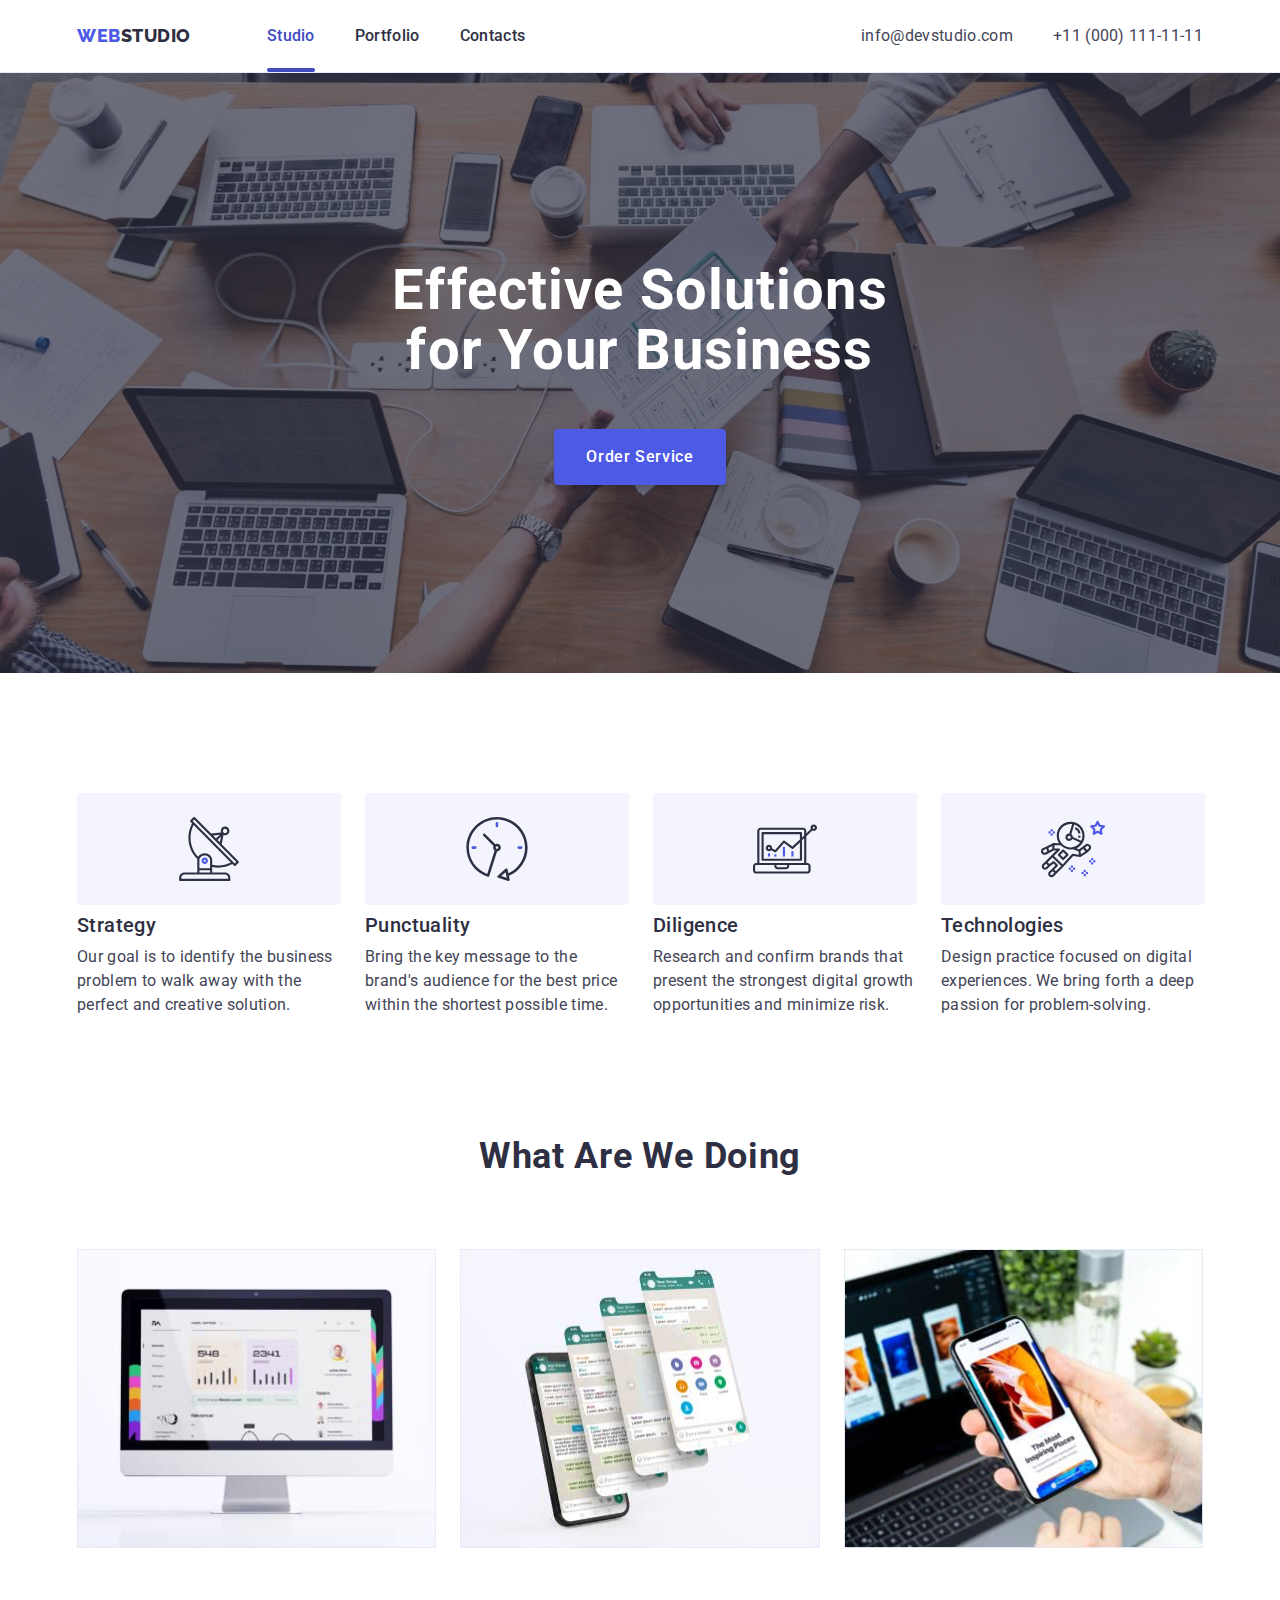
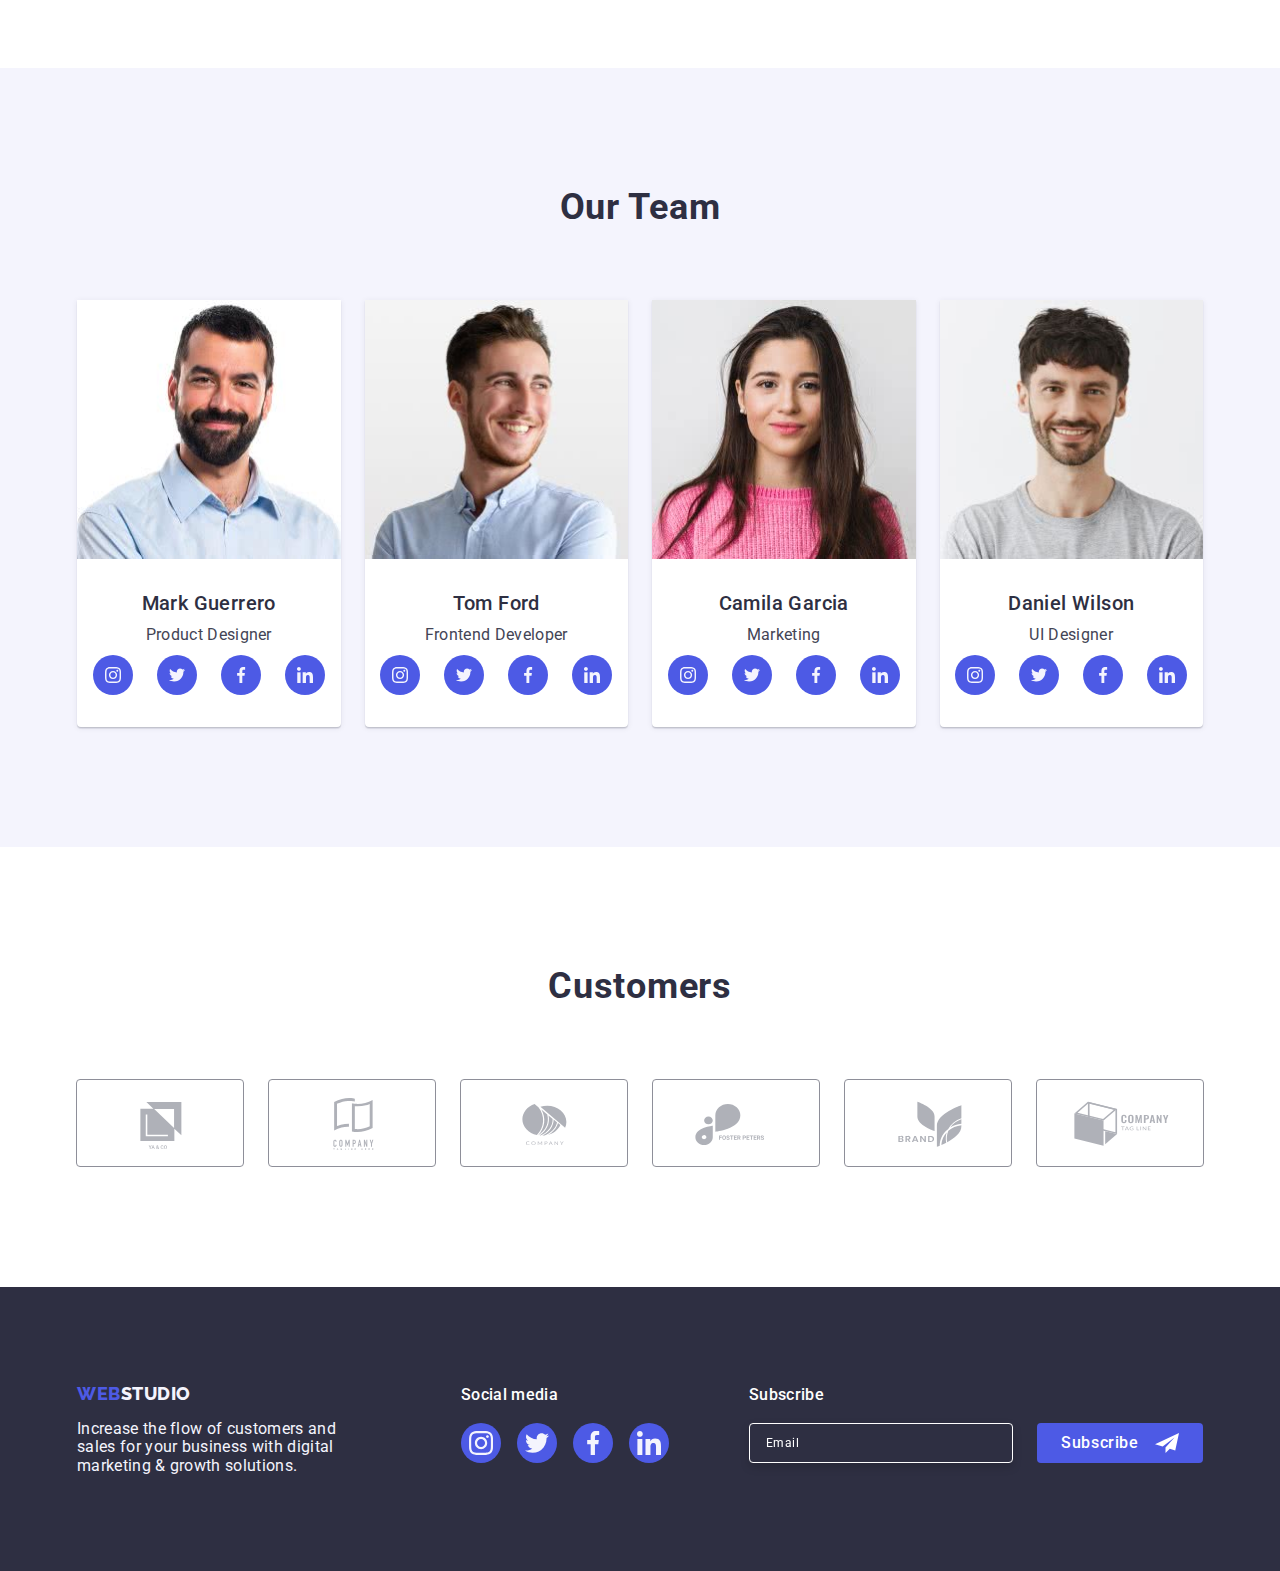
<file: index.html>
<!DOCTYPE html>
<html lang="en">
  <head>
    <meta charset="UTF-8" />
    <meta http-equiv="X-UA-Compatible" content="IE=edge" />
    <meta name="viewport" content="width=device-width, initial-scale=1.0" />
    <title>WebStudio</title>
    <!--===== fonts =====-->
    <link rel="preconnect" href="https://fonts.googleapis.com" />
    <link rel="preconnect" href="https://fonts.gstatic.com" crossorigin />
    <link
      href="https://fonts.googleapis.com/css2?family=Raleway:wght@800&family=Roboto:wght@400;500;700;900&display=swap"
      rel="stylesheet"
    />
    <link
      rel="stylesheet"
      href="https://cdn.jsdelivr.net/npm/modern-normalize@1.1.0/modern-normalize.min.css"
    />

    <link rel="stylesheet" href="./css/styles.css" />
  </head>
  <body>
    <header class="header">
      <!--===== logo and navigation =====-->
      <div class="container page-header-container">
        <nav class="page-nav">
          <a class="link logo" href="./index.html"
            >Web<span class="dark-logo">Studio</span></a
          >
          <ul class="list menu">
            <li class="menu-item">
              <a class="link menu-link studio-after-effect" href="./index.html"
                >Studio</a
              >
            </li>
            <li class="menu-item">
              <a class="link menu-link" href="./portfolio.html">Portfolio</a>
            </li>
            <li class="menu-item">
              <a class="link menu-link" href="">Contacts</a>
            </li>
          </ul>
        </nav>
        <button class="menu-open-btn" type="button" data-menu-open>
          <svg class="menu-open-icon" width="32" height="22">
            <use href="./images/icon.svg#menu-burger"></use>
          </svg>
        </button>
        <address class="address">
          <ul class="list address-list">
            <li class="address-item">
              <a class="link contact-address" href="mailto:info@devstudio.com"
                >info@devstudio.com</a
              >
            </li>
            <li class="address-item">
              <a
                class="link contact-address tel-address"
                href="tel:+110001111111"
                >+11 (000) 111-11-11</a
              >
            </li>
          </ul>
        </address>
      </div>
      <div class="mobile-menu" data-menu>
        <div class="container mobile-menu-container">
          <button class="mobile-menu-close-btn" type="button" data-menu-close>
            <svg class="mobile-menu-close-icon" width="8" height="8">
              <use href="./images/icon.svg#modal-close-btn"></use>
            </svg>
          </button>
          <ul class="list mobile-menu-list">
            <li class="mobile-menu-item">
              <a
                class="link mobile-menu-link studio-after-effect"
                href="./index.html"
                >Studio</a
              >
            </li>
            <li class="mobile-menu-item">
              <a class="link mobile-menu-link" href="./portfolio.html"
                >Portfolio</a
              >
            </li>
            <li class="mobile-menu-item">
              <a class="link mobile-menu-link" href="">Contacts</a>
            </li>
          </ul>
          <address class="mobile-address">
            <ul class="list mobile-address-list">
              <li class="address-item">
                <a
                  class="link mobile-contact-address mobile-tel-address"
                  href="tel:+110001111111"
                  >+11 (000) 111-11-11</a
                >
              </li>
              <li class="mobile-address-item">
                <a
                  class="link mobile-contact-address"
                  href="mailto:info@devstudio.com"
                  >info@devstudio.com</a
                >
              </li>
            </ul>
          </address>
          <ul class="mobile-social-list list">
            <li class="mobile-social-item">
              <a href="" class="mobile-social-link">
                <svg class="mobile-social-icon" width="24" height="24">
                  <use href="./images/icon.svg#instagram"></use>
                </svg>
              </a>
            </li>
            <li class="mobile-social-item">
              <a href="" class="mobile-social-link">
                <svg class="mobile-social-icon" width="24" height="24">
                  <use href="./images/icon.svg#twitter"></use>
                </svg>
              </a>
            </li>
            <li class="mobile-social-item">
              <a href="" class="mobile-social-link">
                <svg class="mobile-social-icon" width="24" height="24">
                  <use href="./images/icon.svg#facebook"></use>
                </svg>
              </a>
            </li>
            <li class="mobile-social-item">
              <a href="" class="mobile-social-link">
                <svg class="mobile-social-icon" width="24" height="24">
                  <use href="./images/icon.svg#linkedin"></use>
                </svg>
              </a>
            </li>
          </ul>
        </div>
      </div>
    </header>
    <main class="main-page">
      <!--===== hero page =====-->
      <section class="hero">
        <div class="container">
          <h1 class="hero-title">Effective Solutions for Your Business</h1>
          <button class="main-btn" type="button" data-modal-open>
            Order Service
          </button>
        </div>
      </section>
      <!--===== about company =====-->
      <section class="about section">
        <div class="container">
          <h2 class="company" hidden>company</h2>
          <ul class="list about-cmp-list">
            <li class="about-cmp-item">
              <div class="benefits-container">
                <svg class="benefits-list-item" width="64" height="64">
                  <use href="./images/icon.svg#antenna"></use>
                </svg>
              </div>
              <h3 class="about-cmp-title">Strategy</h3>
              <p class="about-cmp-text">
                Our goal is to identify the business <br class="break-par" />
                problem to walk away with the perfect and creative solution.
              </p>
            </li>
            <li class="about-cmp-item">
              <div class="benefits-container">
                <svg class="benefits-list-item" width="64" height="64">
                  <use href="./images/icon.svg#clock"></use>
                </svg>
              </div>
              <h3 class="about-cmp-title">Punctuality</h3>
              <p class="about-cmp-text">
                Bring the key message to the brand's audience for the best price
                within the shortest possible time.
              </p>
            </li>
            <li class="about-cmp-item">
              <div class="benefits-container">
                <svg class="benefits-list-item" width="64" height="64">
                  <use href="./images/icon.svg#diagram"></use>
                </svg>
              </div>
              <h3 class="about-cmp-title">Diligence</h3>
              <p class="about-cmp-text">
                Research and confirm brands that present the strongest digital
                growth opportunities and minimize risk.
              </p>
            </li>
            <li class="about-cmp-item">
              <div class="benefits-container">
                <svg class="benefits-list-item" width="64" height="64">
                  <use href="./images/icon.svg#astronaut"></use>
                </svg>
              </div>
              <h3 class="about-cmp-title">Technologies</h3>
              <p class="about-cmp-text">
                Design practice focused on digital experiences. We bring forth a
                deep passion for <br class="break-par" />
                problem-solving.
              </p>
            </li>
          </ul>
        </div>
      </section>
      <!--===== what are we doing =====-->
      <section class="tehnologies section">
        <div class="container">
          <h2 class="primary-title">What are we doing</h2>
          <ul class="list tehnologies-list">
            <li class="tehnologies-item">
              <img
                class="tehnologies-img"
                srcset="
                  ./images/gadgets/gadget-1_desk@1x.jpg 1x,
                  ./images/gadgets/gadget-1_desk@2x.jpg 2x
                "
                src="./images/gadgets/gadget-1_desk@1x.jpg"
                alt="our tehnologies"
                width="360"
                height="300"
                loading="lazy"
              />
            </li>
            <li class="tehnologies-item">
              <img
                class="tehnologies-img"
                srcset="
                  ./images/gadgets/gadget-2_desk@1x.jpg 1x,
                  ./images/gadgets/gadget-2_desk@2x.jpg 2x
                "
                src="./images/gadgets/gadget-2_desk@1x.jpg"
                alt="our tehnologies"
                width="360"
                height="300"
                loading="lazy"
              />
            </li>
            <li class="tehnologies-item">
              <img
                class="tehnologies-img"
                srcset="
                  ./images/gadgets/gadget-3_desk@1x.jpg 1x,
                  ./images/gadgets/gadget-3_desk@2x.jpg 2x
                "
                src="./images/gadgets/gadget-3_desk@1x.jpg"
                alt="our tehnologies"
                width="360"
                height="300"
                loading="lazy"
              />
            </li>
          </ul>
        </div>
      </section>
      <!--===== team =====-->
      <section class="team">
        <div class="container">
          <h2 class="primary-title">Our Team</h2>
          <ul class="list team-list">
            <li class="employee-item">
              <img
                class="employee-img"
                srcset="
                  ./images/employees/mark-guerrero@1x.jpg 1x,
                  ./images/employees/mark-guerrero@2x.jpg 2x
                "
                src="./images/employees/mark-guerrero@1x.jpg"
                alt="employee"
                width="264"
                height="260"
                loading="lazy"
              />
              <div class="text-perm">
                <h3 class="employee-title">Mark Guerrero</h3>
                <p class="employee-profession">Product Designer</p>
                <ul class="social-list list">
                  <li class="social-list-item">
                    <a href="" class="social-list-link">
                      <svg class="social-list-icon" width="16" height="16">
                        <use href="./images/icon.svg#instagram"></use>
                      </svg>
                    </a>
                  </li>
                  <li class="social-list-item">
                    <a href="" class="social-list-link">
                      <svg class="social-list-icon" width="16" height="16">
                        <use href="./images/icon.svg#twitter"></use>
                      </svg>
                    </a>
                  </li>
                  <li class="social-list-item">
                    <a href="" class="social-list-link">
                      <svg class="social-list-icon" width="16" height="16">
                        <use href="./images/icon.svg#facebook"></use>
                      </svg>
                    </a>
                  </li>
                  <li class="social-list-item">
                    <a href="" class="social-list-link">
                      <svg class="social-list-icon" width="16" height="16">
                        <use href="./images/icon.svg#linkedin"></use>
                      </svg>
                    </a>
                  </li>
                </ul>
              </div>
            </li>
            <li class="employee-item">
              <img
                class="employee-img"
                srcset="
                  ./images/employees/tom-ford@1x.jpg 1x,
                  ./images/employees/tom-ford@2x.jpg 2x
                "
                src="./images/employees/tom-ford@1x.jpg"
                alt="employee"
                width="264"
                height="260"
                loading="lazy"
              />
              <div class="text-perm">
                <h3 class="employee-title">Tom Ford</h3>
                <p class="employee-profession">Frontend Developer</p>
                <ul class="social-list list">
                  <li class="social-list-item">
                    <a href="" class="social-list-link">
                      <svg class="social-list-icon" width="16" height="16">
                        <use href="./images/icon.svg#instagram"></use>
                      </svg>
                    </a>
                  </li>
                  <li class="social-list-item">
                    <a href="" class="social-list-link">
                      <svg class="social-list-icon" width="16" height="16">
                        <use href="./images/icon.svg#twitter"></use>
                      </svg>
                    </a>
                  </li>
                  <li class="social-list-item">
                    <a href="" class="social-list-link">
                      <svg class="social-list-icon" width="16" height="16">
                        <use href="./images/icon.svg#facebook"></use>
                      </svg>
                    </a>
                  </li>
                  <li class="social-list-item">
                    <a href="" class="social-list-link">
                      <svg class="social-list-icon" width="16" height="16">
                        <use href="./images/icon.svg#linkedin"></use>
                      </svg>
                    </a>
                  </li>
                </ul>
              </div>
            </li>
            <li class="employee-item">
              <img
                class="employee-img"
                srcset="
                  ./images/employees/camila-garcia@1x.jpg 1x,
                  ./images/employees/camila-garcia@2x.jpg 2x
                "
                src="./images/employees/camila-garcia@1x.jpg"
                alt="employee"
                width="264"
                height="260"
                loading="lazy"
              />
              <div class="text-perm">
                <h3 class="employee-title">Camila Garcia</h3>
                <p class="employee-profession">Marketing</p>
                <ul class="social-list list">
                  <li class="social-list-item">
                    <a href="" class="social-list-link">
                      <svg class="social-list-icon" width="16" height="16">
                        <use href="./images/icon.svg#instagram"></use>
                      </svg>
                    </a>
                  </li>
                  <li class="social-list-item">
                    <a href="" class="social-list-link">
                      <svg class="social-list-icon" width="16" height="16">
                        <use href="./images/icon.svg#twitter"></use>
                      </svg>
                    </a>
                  </li>
                  <li class="social-list-item">
                    <a href="" class="social-list-link">
                      <svg class="social-list-icon" width="16" height="16">
                        <use href="./images/icon.svg#facebook"></use>
                      </svg>
                    </a>
                  </li>
                  <li class="social-list-item">
                    <a href="" class="social-list-link">
                      <svg class="social-list-icon" width="16" height="16">
                        <use href="./images/icon.svg#linkedin"></use>
                      </svg>
                    </a>
                  </li>
                </ul>
              </div>
            </li>
            <li class="employee-item">
              <img
                class="employee-img"
                srcset="
                  ./images/employees/daniel-wilson@1x.jpg 1x,
                  ./images/employees/daniel-wilson@2x.jpg 2x
                "
                src="./images/employees/daniel-wilson@1x.jpg"
                alt="employee"
                width="264"
                height="260"
                loading="lazy"
              />
              <div class="text-perm">
                <h3 class="employee-title">Daniel Wilson</h3>
                <p class="employee-profession">UI Designer</p>
                <ul class="social-list list">
                  <li class="social-list-item">
                    <a href="" class="social-list-link">
                      <svg class="social-list-icon" width="16" height="16">
                        <use href="./images/icon.svg#instagram"></use>
                      </svg>
                    </a>
                  </li>
                  <li class="social-list-item">
                    <a href="" class="social-list-link">
                      <svg class="social-list-icon" width="16" height="16">
                        <use href="./images/icon.svg#twitter"></use>
                      </svg>
                    </a>
                  </li>
                  <li class="social-list-item">
                    <a href="" class="social-list-link">
                      <svg class="social-list-icon" width="16" height="16">
                        <use href="./images/icon.svg#facebook"></use>
                      </svg>
                    </a>
                  </li>
                  <li class="social-list-item">
                    <a href="" class="social-list-link">
                      <svg class="social-list-icon" width="16" height="16">
                        <use href="./images/icon.svg#linkedin"></use>
                      </svg>
                    </a>
                  </li>
                </ul>
              </div>
            </li>
          </ul>
        </div>
      </section>
      <!-- customers -->
      <section class="customers">
        <div class="container">
          <h2 class="primary-title">Customers</h2>
          <ul class="cmp-logo-list list">
            <li class="cmp-logo-item">
              <a href="" class="cmp-logo-link">
                <svg class="cmp-logo-icon" width="104" height="56">
                  <use href="./images/icon.svg#cmp-logo-1"></use>
                </svg>
              </a>
            </li>
            <li class="cmp-logo-item">
              <a href="" class="cmp-logo-link">
                <svg class="cmp-logo-icon" width="104" height="56">
                  <use href="./images/icon.svg#cmp-logo-2"></use>
                </svg>
              </a>
            </li>
            <li class="cmp-logo-item">
              <a href="" class="cmp-logo-link">
                <svg class="cmp-logo-icon" width="104" height="56">
                  <use href="./images/icon.svg#cmp-logo-3"></use>
                </svg>
              </a>
            </li>
            <li class="cmp-logo-item">
              <a href="" class="cmp-logo-link">
                <svg class="cmp-logo-icon" width="104" height="56">
                  <use href="./images/icon.svg#cmp-logo-4"></use>
                </svg>
              </a>
            </li>
            <li class="cmp-logo-item">
              <a href="" class="cmp-logo-link">
                <svg class="cmp-logo-icon" width="104" height="56">
                  <use href="./images/icon.svg#cmp-logo-5"></use>
                </svg>
              </a>
            </li>
            <li class="cmp-logo-item">
              <a href="" class="cmp-logo-link">
                <svg class="cmp-logo-icon" width="104" height="56">
                  <use href="./images/icon.svg#cmp-logo-6"></use>
                </svg>
              </a>
            </li>
          </ul>
        </div>
      </section>
    </main>
    <!--===== footer =====-->
    <footer class="page-footer">
      <div class="container footer-container">
        <div class="footer-logo-wrapper">
          <a class="link logo footer-logo" href="./index.html"
            >Web<span class="light-logo">Studio</span></a
          >
          <p class="footer-text">
            Increase the flow of customers and sales for your business with
            digital marketing & growth solutions.
          </p>
        </div>
        <div class="footer-link-wrapper">
          <p class="footer-social-par">Social media</p>
          <ul class="footer-social-list list">
            <li class="footer-social-item">
              <a href="" class="footer-social-link">
                <svg class="footer-social-icon" width="24" height="24">
                  <use href="./images/icon.svg#instagram"></use>
                </svg>
              </a>
            </li>
            <li class="footer-social-item">
              <a href="" class="footer-social-link">
                <svg class="footer-social-icon" width="24" height="24">
                  <use href="./images/icon.svg#twitter"></use>
                </svg>
              </a>
            </li>
            <li class="footer-social-item">
              <a href="" class="footer-social-link">
                <svg class="footer-social-icon" width="24" height="24">
                  <use href="./images/icon.svg#facebook"></use>
                </svg>
              </a>
            </li>
            <li class="footer-social-item">
              <a href="" class="footer-social-link">
                <svg class="footer-social-icon" width="24" height="24">
                  <use href="./images/icon.svg#linkedin"></use>
                </svg>
              </a>
            </li>
          </ul>
        </div>
        <div class="footer-form-wrapper">
          <strong class="footer-form-text">Subscribe</strong>
          <form class="footer-form">
            <input
              class="footer-form-input"
              type="email"
              name="footer_email"
              placeholder="Email"
              required
            />
            <button class="footer-form-btn" type="submit">
              Subscribe
              <svg class="footer-plane-btn-icon" width="24px" height="24px">
                <use href="./images/icon.svg#plane"></use>
              </svg>
            </button>
          </form>
        </div>
      </div>
    </footer>
    <!-- MODAL -->
    <div class="backdrop is-hidden" data-modal>
      <div class="modal">
        <button type="button" class="modal-close-btn" data-modal-close>
          <svg class="modal-close-btn-icon" width="8px" height="8px">
            <use href="./images/icon.svg#modal-close-btn"></use>
          </svg>
        </button>
        <!-- MODAL-FORM -->
        <strong class="modal-text"
          >Leave your contacts and we will call you back</strong
        >
        <form class="modal-form" name="contact-form">
          <label class="modal-form-field" for="user_text">Name</label>
          <div class="modal-form-input-wrapper">
            <input
              type="text"
              class="modal-form-input"
              name="user_text"
              id="user_text"
              required
              minlength="2"
            />
            <svg class="modal-form-input-icon" width="18px" height="24px">
              <use href="./images/icon.svg#person-black"></use>
            </svg>
          </div>
          <label class="modal-form-field" for="user_phone">Phone</label>
          <div class="modal-form-input-wrapper">
            <input
              type="tel"
              class="modal-form-input"
              name="user_phone"
              id="user_phone"
              required
              title="xxx-xxx-xx-xx"
            />
            <svg class="modal-form-input-icon" width="18px" height="24px">
              <use href="./images/icon.svg#phone-black"></use>
            </svg>
          </div>
          <label class="modal-form-field" for="user_email">Email</label>
          <div class="modal-form-input-wrapper">
            <input
              type="email"
              class="modal-form-input"
              name="user_email"
              id="user_email"
              required
            />
            <svg class="modal-form-input-icon" width="18px" height="24px">
              <use href="./images/icon.svg#email-black"></use>
            </svg>
          </div>
          <label class="modal-form-field-message">
            <span class="modal-form-field">Comment</span>
            <textarea
              class="modal-form-message"
              name="user_message"
              placeholder="Text input"
            ></textarea>
          </label>
          <input
            type="checkbox"
            class="modal-form-input-check"
            name="user_policy"
            id="user-policy"
            hidden
          />
          <label for="user-policy" class="modal-form-check-desc"
            >I accept the terms and conditions of the&nbsp;
            <a class="modal-form-link" href="">Privacy Policy</a></label
          >
          <button class="modal-form-btn" type="submit">Send</button>
        </form>
      </div>
    </div>
    <script src="./js/modal.js"></script>
    <script defer src="js/mobile-menu.js"></script>
  </body>
</html>
</file>
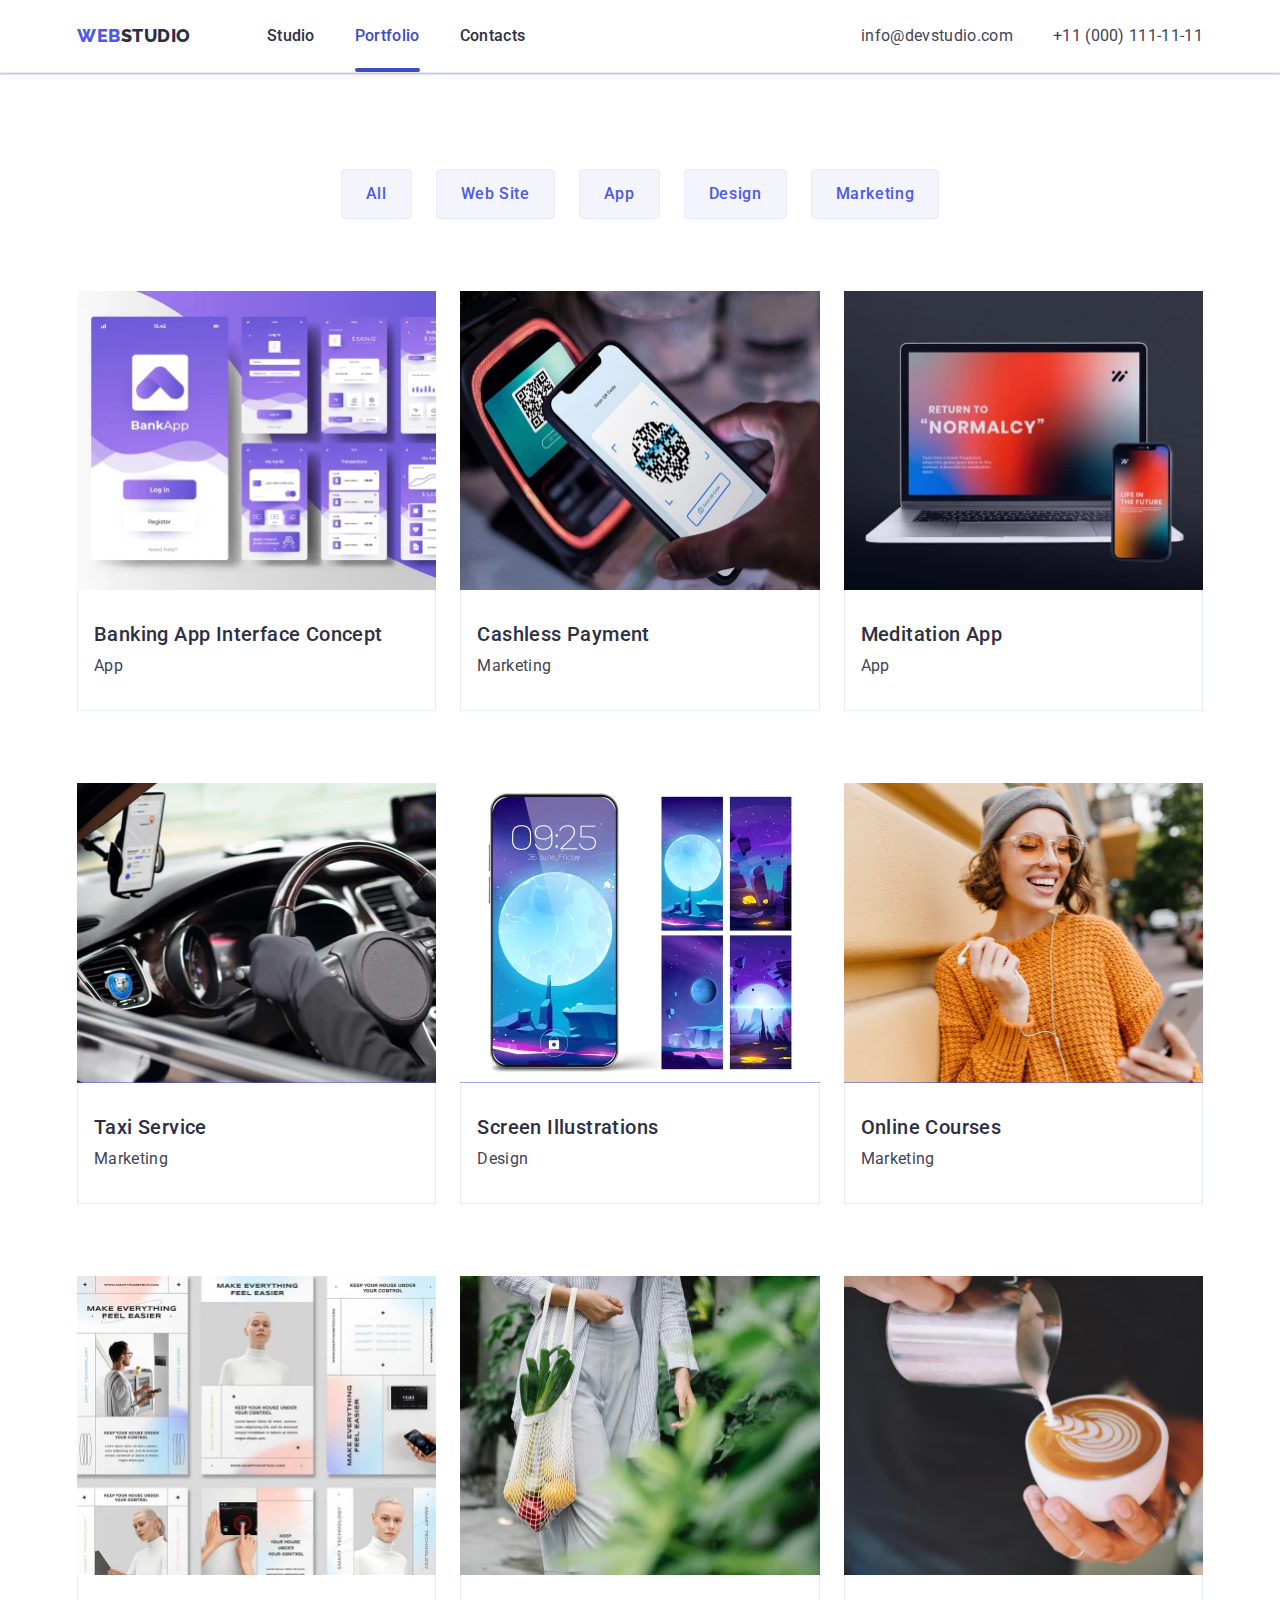
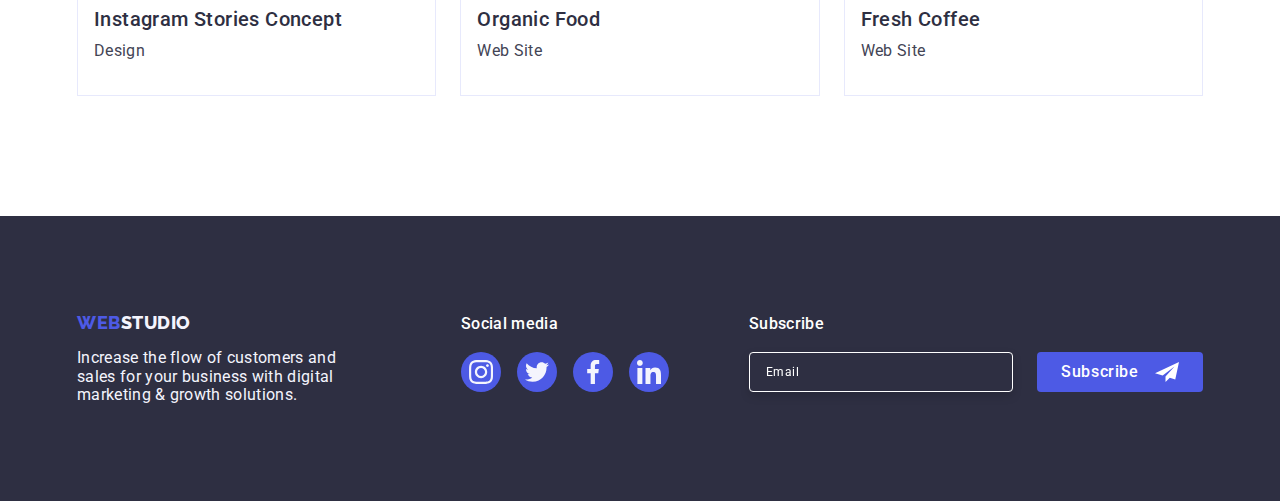
<file: portfolio.html>
<!DOCTYPE html>
<html lang="en">
  <head>
    <meta charset="UTF-8" />
    <meta http-equiv="X-UA-Compatible" content="IE=edge" />
    <meta name="viewport" content="width=device-width, initial-scale=1.0" />
    <title>Portfolio</title>
    <!--===== fonts =====-->
    <link rel="preconnect" href="https://fonts.googleapis.com" />
    <link rel="preconnect" href="https://fonts.gstatic.com" crossorigin />
    <link
      href="https://fonts.googleapis.com/css2?family=Raleway:wght@800&family=Roboto:wght@400;500;700;900&display=swap"
      rel="stylesheet"
    />
    <link
      rel="stylesheet"
      href="https://cdn.jsdelivr.net/npm/modern-normalize@1.1.0/modern-normalize.min.css"
    />

    <link rel="stylesheet" href="./css/styles.css" />
  </head>
  <body>
    <header class="header">
      <!--===== logo and navigation =====-->
      <div class="container page-header-container">
        <nav class="page-nav">
          <a class="link logo" href="./index.html"
            >Web<span class="dark-logo">Studio</span></a
          >
          <ul class="list menu">
            <li class="menu-item">
              <a class="link menu-link" href="./index.html">Studio</a>
            </li>
            <li class="menu-item">
              <a
                class="link menu-link portfolio-after-effect"
                href="./portfolio.html"
                >Portfolio</a
              >
            </li>
            <li class="menu-item">
              <a class="link menu-link" href="">Contacts</a>
            </li>
          </ul>
        </nav>
        <button class="menu-open-btn" type="button" data-menu-open>
          <svg class="menu-open-icon" width="32" height="22">
            <use href="./images/icon.svg#menu-burger"></use>
          </svg>
        </button>
        <address class="address">
          <ul class="list address-list">
            <li class="address-item">
              <a class="link contact-address" href="mailto:info@devstudio.com"
                >info@devstudio.com</a
              >
            </li>
            <li class="address-item">
              <a
                class="link contact-address tel-address"
                href="tel:+110001111111"
                >+11 (000) 111-11-11</a
              >
            </li>
          </ul>
        </address>
      </div>
      <div class="mobile-menu" data-menu>
        <div class="container mobile-menu-container">
          <button class="mobile-menu-close-btn" type="button" data-menu-close>
            <svg class="mobile-menu-close-icon" width="8" height="8">
              <use href="./images/icon.svg#modal-close-btn"></use>
            </svg>
          </button>
          <ul class="list mobile-menu-list">
            <li class="mobile-menu-item">
              <a class="link mobile-menu-link" href="./index.html">Studio</a>
            </li>
            <li class="mobile-menu-item">
              <a
                class="link mobile-menu-link portfolio-after-effect"
                href="./portfolio.html"
                >Portfolio</a
              >
            </li>
            <li class="mobile-menu-item">
              <a class="link mobile-menu-link" href="">Contacts</a>
            </li>
          </ul>
          <address class="mobile-address">
            <ul class="list mobile-address-list">
              <li class="address-item">
                <a
                  class="link mobile-contact-address mobile-tel-address"
                  href="tel:+110001111111"
                  >+11 (000) 111-11-11</a
                >
              </li>
              <li class="mobile-address-item">
                <a
                  class="link mobile-contact-address"
                  href="mailto:info@devstudio.com"
                  >info@devstudio.com</a
                >
              </li>
            </ul>
          </address>
          <ul class="mobile-social-list list">
            <li class="mobile-social-item">
              <a href="" class="mobile-social-link">
                <svg class="mobile-social-icon" width="24" height="24">
                  <use href="./images/icon.svg#instagram"></use>
                </svg>
              </a>
            </li>
            <li class="mobile-social-item">
              <a href="" class="mobile-social-link">
                <svg class="mobile-social-icon" width="24" height="24">
                  <use href="./images/icon.svg#twitter"></use>
                </svg>
              </a>
            </li>
            <li class="mobile-social-item">
              <a href="" class="mobile-social-link">
                <svg class="mobile-social-icon" width="24" height="24">
                  <use href="./images/icon.svg#facebook"></use>
                </svg>
              </a>
            </li>
            <li class="mobile-social-item">
              <a href="" class="mobile-social-link">
                <svg class="mobile-social-icon" width="24" height="24">
                  <use href="./images/icon.svg#linkedin"></use>
                </svg>
              </a>
            </li>
          </ul>
        </div>
      </div>
    </header>
    <main>
      <!--===== portfolio =====-->
      <section class="portfolio">
        <div class="container">
          <h1 hidden>Portfolio</h1>
          <ul class="list btn-list">
            <li><button class="btn-item" type="button">All</button></li>
            <li><button class="btn-item" type="button">Web Site</button></li>
            <li><button class="btn-item" type="button">App</button></li>
            <li><button class="btn-item" type="button">Design</button></li>
            <li><button class="btn-item" type="button">Marketing</button></li>
          </ul>
          <ul class="list service">
            <li class="service-item">
              <a class="service-link list link" href="">
                <div class="service-img-overlay">
                  <picture>
                    <!-- DESK SCREEN -->
                    <source
                      media="(min-width: 1158px)"
                      srcset="
                        ./images/app/banking_desk@1x.webp 1x,
                        ./images/app/banking_desk@2x.webp 2x
                      "
                      type="image/webp"
                    />
                    <!-- TABLET SCREEN -->
                    <source
                      media="(min-width: 768px)"
                      srcset="
                        ./images/app/banking_tab@1x.webp 1x,
                        ./images/app/banking_tab@2x.webp 2x
                      "
                      type="image/webp"
                    />
                    <!-- MOBILE SCREEN -->
                    <source
                      media="(max-width: 767px)"
                      srcset="
                        ./images/app/banking_mob@1x.webp 1x,
                        ./images/app/banking_mob@2x.webp 2x
                      "
                      type="image/webp"
                    />
                    <img
                      class="service-img"
                      src="./images/app/banking_mob@1x.webp"
                      alt="our services"
                      width="396"
                      height="280"
                      loading="lazy"
                    />
                  </picture>
                  <p class="overlay">
                    14 Stylish and User-Friendly App Design Concepts · Task
                    Manager App · Calorie Tracker App · Exotic Fruit Ecommerce
                    App · Cloud Storage App
                  </p>
                </div>
                <div class="service-perm">
                  <h2 class="service-title">Banking App Interface Concept</h2>
                  <p class="service-text">App</p>
                </div>
              </a>
            </li>
            <li class="service-item">
              <a class="service-link list link" href="">
                <div class="service-img-overlay">
                  <picture>
                    <!-- DESK SCREEN -->
                    <source
                      media="(min-width: 1158px)"
                      srcset="
                        ./images/marketing/payment_desk@1x.webp 1x,
                        ./images/marketing/payment_desk@2x.webp 2x
                      "
                      type="image/webp"
                    />
                    <!-- TABLET SCREEN -->
                    <source
                      media="(min-width: 768px)"
                      srcset="
                        ./images/marketing/payment_tab@1x.webp 1x,
                        ./images/marketing/payment_tab@2x.webp 2x
                      "
                      type="image/webp"
                    />
                    <!-- MOBILE SCREEN -->
                    <source
                      media="(max-width: 767px)"
                      srcset="
                        ./images/marketing/payment_mob@1x.webp 1x,
                        ./images/marketing/payment_mob@2x.webp 2x
                      "
                      type="image/webp"
                    />
                    <img
                      class="service-img"
                      src="./images/marketing/payment_mob@1x.webp"
                      alt="our services"
                      width="396"
                      height="280"
                      loading="lazy"
                    />
                  </picture>
                  <p class="overlay">
                    14 Stylish and User-Friendly App Design Concepts · Task
                    Manager App · Calorie Tracker App · Exotic Fruit Ecommerce
                    App · Cloud Storage App
                  </p>
                </div>
                <div class="service-perm">
                  <h2 class="service-title">Cashless Payment</h2>
                  <p class="service-text">Marketing</p>
                </div>
              </a>
            </li>
            <li class="service-item">
              <a class="service-link list link" href="">
                <div class="service-img-overlay">
                  <picture>
                    <!-- DESK SCREEN -->
                    <source
                      media="(min-width: 1158px)"
                      srcset="
                        ./images/app/meditation-app_desk@1x.webp 1x,
                        ./images/app/meditation-app_desk@2x.webp 2x
                      "
                      type="image/webp"
                    />
                    <!-- TABLET SCREEN -->
                    <source
                      media="(min-width: 768px)"
                      srcset="
                        ./images/app/meditation-app_tab@1x.webp 1x,
                        ./images/app/meditation-app_tab@2x.webp 2x
                      "
                      type="image/webp"
                    />
                    <!-- MOBILE SCREEN -->
                    <source
                      media="(max-width: 767px)"
                      srcset="
                        ./images/app/meditation-app_mob@1x.webp 1x,
                        ./images/app/meditation-app_mob@2x.webp 2x
                      "
                      type="image/webp"
                    />
                    <img
                      class="service-img"
                      src="./images/app/meditation-app_mob@1x.webp"
                      alt="our services"
                      width="396"
                      height="280"
                      loading="lazy"
                    />
                  </picture>
                  <p class="overlay">
                    14 Stylish and User-Friendly App Design Concepts · Task
                    Manager App · Calorie Tracker App · Exotic Fruit Ecommerce
                    App · Cloud Storage App
                  </p>
                </div>
                <div class="service-perm">
                  <h2 class="service-title">Meditation App</h2>
                  <p class="service-text">App</p>
                </div>
              </a>
            </li>
            <li class="service-item">
              <a class="service-link list link" href="">
                <div class="service-img-overlay">
                  <picture>
                    <!-- DESK SCREEN -->
                    <source
                      media="(min-width: 1158px)"
                      srcset="
                        ./images/marketing/taxi_desk@1x.webp 1x,
                        ./images/marketing/taxi_desk@2x.webp 2x
                      "
                      type="image/webp"
                    />
                    <!-- TABLET SCREEN -->
                    <source
                      media="(min-width: 768px)"
                      srcset="
                        ./images/marketing/taxi_tab@1x.webp 1x,
                        ./images/marketing/taxi_tab@2x.webp 2x
                      "
                      type="image/webp"
                    />
                    <!-- MOBILE SCREEN -->
                    <source
                      media="(max-width: 767px)"
                      srcset="
                        ./images/marketing/taxi_mob@1x.webp 1x,
                        ./images/marketing/taxi_mob@2x.webp 2x
                      "
                      type="image/webp"
                    />
                    <img
                      class="service-img"
                      src="./images/marketing/taxi_mob@1x.webp"
                      alt="our services"
                      width="396"
                      height="280"
                      loading="lazy"
                    />
                  </picture>
                  <p class="overlay">
                    14 Stylish and User-Friendly App Design Concepts · Task
                    Manager App · Calorie Tracker App · Exotic Fruit Ecommerce
                    App · Cloud Storage App
                  </p>
                </div>
                <div class="service-perm">
                  <h2 class="service-title">Taxi Service</h2>
                  <p class="service-text">Marketing</p>
                </div>
              </a>
            </li>
            <li class="service-item">
              <a class="service-link list link" href="">
                <div class="service-img-overlay">
                  <picture>
                    <!-- DESK SCREEN -->
                    <source
                      media="(min-width: 1158px)"
                      srcset="
                        ./images/design/illustrations_desk@1x.webp 1x,
                        ./images/design/illustrations_desk@2x.webp 2x
                      "
                      type="image/webp"
                    />
                    <!-- TABLET SCREEN -->
                    <source
                      media="(min-width: 768px)"
                      srcset="
                        ./images/design/illustrations_tab@1x.webp 1x,
                        ./images/design/illustrations_tab@2x.webp 2x
                      "
                      type="image/webp"
                    />
                    <!-- MOBILE SCREEN -->
                    <source
                      media="(max-width: 767px)"
                      srcset="
                        ./images/design/illustrations_mob@1x.webp 1x,
                        ./images/design/illustrations_mob@2x.webp 2x
                      "
                      type="image/webp"
                    />
                    <img
                      class="service-img"
                      src="./images/design/illustrations_mob@1x.webp"
                      alt="our services"
                      width="396"
                      height="280"
                      loading="lazy"
                    />
                  </picture>
                  <p class="overlay">
                    14 Stylish and User-Friendly App Design Concepts · Task
                    Manager App · Calorie Tracker App · Exotic Fruit Ecommerce
                    App · Cloud Storage App
                  </p>
                </div>
                <div class="service-perm">
                  <h2 class="service-title">Screen Illustrations</h2>
                  <p class="service-text">Design</p>
                </div>
              </a>
            </li>
            <li class="service-item">
              <a class="service-link list link" href="">
                <div class="service-img-overlay">
                  <picture>
                    <!-- DESK SCREEN -->
                    <source
                      media="(min-width: 1158px)"
                      srcset="
                        ./images/marketing/online-courses_desk@1x.webp 1x,
                        ./images/marketing/online-courses_desk@2x.webp 2x
                      "
                      type="image/webp"
                    />
                    <!-- TABLET SCREEN -->
                    <source
                      media="(min-width: 768px)"
                      srcset="
                        ./images/marketing/online-courses_tab@1x.webp 1x,
                        ./images/marketing/online-courses_tab@2x.webp 2x
                      "
                      type="image/webp"
                    />
                    <!-- MOBILE SCREEN -->
                    <source
                      media="(max-width: 767px)"
                      srcset="
                        ./images/marketing/online-courses_mob@1x.webp 1x,
                        ./images/marketing/online-courses_mob@2x.webp 2x
                      "
                      type="image/webp"
                    />
                    <img
                      class="service-img"
                      src="./images/marketing/online-courses_mob@1x.webp"
                      alt="our services"
                      width="396"
                      height="280"
                      loading="lazy"
                    />
                  </picture>
                  <p class="overlay">
                    14 Stylish and User-Friendly App Design Concepts · Task
                    Manager App · Calorie Tracker App · Exotic Fruit Ecommerce
                    App · Cloud Storage App
                  </p>
                </div>
                <div class="service-perm">
                  <h2 class="service-title">Online Courses</h2>
                  <p class="service-text">Marketing</p>
                </div>
              </a>
            </li>
            <li class="service-item">
              <a class="service-link list link" href="">
                <div class="service-img-overlay">
                  <picture>
                    <!-- DESK SCREEN -->
                    <source
                      media="(min-width: 1158px)"
                      srcset="
                        ./images/design/stories-concept_desk@1x.webp 1x,
                        ./images/design/stories-concept_desk@2x.webp 2x
                      "
                      type="image/webp"
                    />
                    <!-- TABLET SCREEN -->
                    <source
                      media="(min-width: 768px)"
                      srcset="
                        ./images/design/stories-concept_tab@1x.webp 1x,
                        ./images/design/stories-concept_tab@2x.webp 2x
                      "
                      type="image/webp"
                    />
                    <!-- MOBILE SCREEN -->
                    <source
                      media="(max-width: 767px)"
                      srcset="
                        ./images/design/stories-concept_mob@1x.webp 1x,
                        ./images/design/stories-concept_mob@2x.webp 2x
                      "
                      type="image/webp"
                    />
                    <img
                      class="service-img"
                      src="./images/design/stories-concept_mob@1x.webp"
                      alt="our services"
                      width="396"
                      height="280"
                      loading="lazy"
                    />
                  </picture>
                  <p class="overlay">
                    14 Stylish and User-Friendly App Design Concepts · Task
                    Manager App · Calorie Tracker App · Exotic Fruit Ecommerce
                    App · Cloud Storage App
                  </p>
                </div>
                <div class="service-perm">
                  <h2 class="service-title">Instagram Stories Concept</h2>
                  <p class="service-text">Design</p>
                </div>
              </a>
            </li>
            <li class="service-item">
              <a class="service-link list link" href="">
                <div class="service-img-overlay">
                  <picture>
                    <!-- DESK SCREEN -->
                    <source
                      media="(min-width: 1158px)"
                      srcset="
                        ./images/web-site/food_desk@1x.webp 1x,
                        ./images/web-site/food_desk@2x.webp 2x
                      "
                      type="image/webp"
                    />
                    <!-- TABLET SCREEN -->
                    <source
                      media="(min-width: 768px)"
                      srcset="
                        ./images/web-site/food_tab@1x.webp 1x,
                        ./images/web-site/food_tab@2x.webp 2x
                      "
                      type="image/webp"
                    />
                    <!-- MOBILE SCREEN -->
                    <source
                      media="(max-width: 767px)"
                      srcset="
                        ./images/web-site/food_mob@1x.webp 1x,
                        ./images/web-site/food_mob@2x.webp 2x
                      "
                      type="image/webp"
                    />
                    <img
                      class="service-img"
                      src="./images/web-site/food_mob@1x.webp"
                      alt="our services"
                      width="396"
                      height="280"
                      loading="lazy"
                    />
                  </picture>
                  <p class="overlay">
                    14 Stylish and User-Friendly App Design Concepts · Task
                    Manager App · Calorie Tracker App · Exotic Fruit Ecommerce
                    App · Cloud Storage App
                  </p>
                </div>
                <div class="service-perm">
                  <h2 class="service-title">Organic Food</h2>
                  <p class="service-text">Web Site</p>
                </div>
              </a>
            </li>
            <li class="service-item">
              <a class="service-link list link" href="">
                <div class="service-img-overlay">
                  <picture>
                    <!-- DESK SCREEN -->
                    <source
                      media="(min-width: 1158px)"
                      srcset="
                        ./images/web-site/coffee_desk@1x.webp 1x,
                        ./images/web-site/coffee_desk@2x.webp 2x
                      "
                      type="image/webp"
                    />
                    <!-- TABLET SCREEN -->
                    <source
                      media="(min-width: 768px)"
                      srcset="
                        ./images/web-site/coffee_tab@1x.webp 1x,
                        ./images/web-site/coffee_tab@2x.webp 2x
                      "
                      type="image/webp"
                    />
                    <!-- MOBILE SCREEN -->
                    <source
                      media="(max-width: 767px)"
                      srcset="
                        ./images/web-site/coffee_mob@1x.webp 1x,
                        ./images/web-site/coffee_mob@2x.webp 2x
                      "
                      type="image/webp"
                    />
                    <img
                      class="service-img"
                      src="./images/web-site/coffee_mob@1x.webp"
                      alt="our services"
                      width="396"
                      height="280"
                      loading="lazy"
                    />
                  </picture>
                  <p class="overlay">
                    14 Stylish and User-Friendly App Design Concepts · Task
                    Manager App · Calorie Tracker App · Exotic Fruit Ecommerce
                    App · Cloud Storage App
                  </p>
                </div>
                <div class="service-perm">
                  <h2 class="service-title">Fresh Coffee</h2>
                  <p class="service-text">Web Site</p>
                </div>
              </a>
            </li>
          </ul>
        </div>
      </section>
    </main>
    <!--===== footer =====-->
    <footer class="page-footer">
      <div class="container footer-container">
        <div class="footer-logo-wrapper">
          <a class="link logo footer-logo" href="./index.html"
            >Web<span class="light-logo">Studio</span></a
          >
          <p class="footer-text">
            Increase the flow of customers and sales for your business with
            digital marketing & growth solutions.
          </p>
        </div>
        <div class="footer-link-wrapper">
          <p class="footer-social-par">Social media</p>
          <ul class="footer-social-list list">
            <li class="footer-social-item">
              <a href="" class="footer-social-link">
                <svg class="footer-social-icon" width="24" height="24">
                  <use href="./images/icon.svg#instagram"></use>
                </svg>
              </a>
            </li>
            <li class="footer-social-item">
              <a href="" class="footer-social-link">
                <svg class="footer-social-icon" width="24" height="24">
                  <use href="./images/icon.svg#twitter"></use>
                </svg>
              </a>
            </li>
            <li class="footer-social-item">
              <a href="" class="footer-social-link">
                <svg class="footer-social-icon" width="24" height="24">
                  <use href="./images/icon.svg#facebook"></use>
                </svg>
              </a>
            </li>
            <li class="footer-social-item">
              <a href="" class="footer-social-link">
                <svg class="footer-social-icon" width="24" height="24">
                  <use href="./images/icon.svg#linkedin"></use>
                </svg>
              </a>
            </li>
          </ul>
        </div>
        <div class="footer-form-wrapper">
          <strong class="footer-form-text">Subscribe</strong>
          <form class="footer-form">
            <input
              class="footer-form-input"
              type="email"
              name="footer_email"
              placeholder="Email"
              required
            />
            <button class="footer-form-btn" type="submit">
              Subscribe
              <svg class="footer-plane-btn-icon" width="24px" height="24px">
                <use href="./images/icon.svg#plane"></use>
              </svg>
            </button>
          </form>
        </div>
      </div>
    </footer>
    <script defer src="js/mobile-menu.js"></script>
  </body>
</html>
</file>
<file: css/styles.css>
/*===== RESET START =====*/
*,
*::before,
*::after {
  box-sizing: border-box;
}

h1,
h2,
h3,
h4,
p {
  margin: 0;
}

ul,
ol {
  margin-top: 0;
  margin-bottom: 0;
  padding-left: 0;
}

img {
  display: block;
  width: 100%;
  height: auto;
}

.list {
  list-style: none;
}

.link {
  text-decoration: none;
}

button {
  cursor: pointer;
}

/*===== /RESET END =====*/
/**
|============================
| GENERAL
|============================
*/
:root {
  --iris: #4d5ae5;
  --ocean: #404bbf;
  --navy-blue: #2e2f42;
  --green: #31d0aa;
  --slate: #434455;
  --light-slate: #8e8f99;
  --cornflower: #e7e9fc;
  --cloud: #f4f4fd;
  --navy-blue-modal: #2e2f42;
  --grey: #2e2f42;
  --white: #ffffff;
  --dairy: #fcfcfc;

  /* TRANSITION */
  --transition-duration-and-func: 250ms cubic-bezier(0.4, 0, 0.2, 1);
}

/* MOBILE CONTAINER */
.container {
  padding-left: 16px;
  padding-right: 16px;
}

@media only screen and (min-width: 428px) {
  .container {
    max-width: 428px;
    margin-left: auto;
    margin-right: auto;
  }
}

/* TABLET CONTAINER */
@media only screen and (min-width: 768px) {
  .container {
    max-width: 768px;
  }
}

/* DESK CONTAINER */
@media only screen and (min-width: 1158px) {
  .container {
    max-width: 1158px;
  }
}

body {
  font-family: "Roboto", sans-serif;
  font-size: 16px;

  letter-spacing: 0.02em;
  background-color: #ffffff;
  color: var(--slate);
}

.primary-title {
  font-weight: 700;
  font-size: 36px;
  line-height: 1.1;

  text-align: center;
  letter-spacing: 0.02em;
  text-transform: capitalize;

  color: var(--navy-blue);

  margin-bottom: 72px;
}

/**
  |============================
  | HEADER
  |============================
*/
/* MOBILE MENU */
@media only screen and (max-width: 767px) {
  .mobile-menu {
    position: fixed;
    overflow-y: scroll;
    top: 0;
    left: 0;
    z-index: 1000;
    width: 100%;
    height: 100%;
    background-color: var(--white);

    opacity: 0;
    visibility: hidden;
    pointer-events: none;
    transition: opacity var(--transition-duration-and-func),
      visibility var(--transition-duration-and-func);
  }

  .mobile-menu.is-open {
    opacity: 1;
    visibility: visible;
    pointer-events: auto;
  }

  .mobile-menu-container {
    position: relative;
    display: flex;
    flex-direction: column;
    padding-top: 80px;
    padding-bottom: 40px;
    padding-left: 40px;
    height: 100%;
  }

  .mobile-menu-close-btn {
    position: absolute;
    transition: background var(--transition-duration-and-func);
    top: 24px;
    right: 24px;
    display: flex;
    justify-content: center;
    align-items: center;
    width: 24px;
    height: 24px;
    padding: 0;
    background-color: var(--cornflower) 0.1;
    border: 1px solid rgba(0, 0, 0, 0.1);
    border-radius: 50%;
  }

  .mobile-menu-close-btn:focus,
  .mobile-menu-close-btn:hover {
    background: var(--ocean);
  }

  .mobile-menu-close-icon {
    color: var(--navy-blue);
    transition: color var(--transition-duration-and-func);
  }

  .mobile-menu-close-btn:focus .mobile-menu-close-icon {
    fill: var(--white);
  }

  .mobile-menu-link {
    font-weight: 700;
    font-size: 36px;
    line-height: 1.11;

    letter-spacing: 0.02em;
    text-transform: capitalize;

    color: var(--navy-blue);
    transition: color var(--transition-duration-and-func);
  }

  .mobile-menu-link:hover,
  .mobile-menu-link:focus {
    color: var(--ocean);
  }

  .studio-after-effect {
    color: var(--ocean);
  }

  .portfolio-after-effect {
    color: var(--ocean);
  }

  .mobile-menu-list {
    display: flex;
    flex-direction: column;
    gap: 40px;
    margin-bottom: auto;
  }

  .mobile-address {
    margin-bottom: 48px;
  }

  .mobile-address-list {
    font-style: normal;
    display: flex;
    flex-direction: column;
    gap: 40px;
  }

  .mobile-contact-address {
    font-weight: 500;
    font-size: 20px;
    line-height: 1.2;

    letter-spacing: 0.02em;

    color: var(--slate);
    transition: color var(--transition-duration-and-func);
  }

  .mobile-tel-address {
    font-weight: 700;
    font-size: 36px;
    line-height: 1.11;

    text-transform: capitalize;
    color: var(--iris);
  }

  .mobile-contact-address:hover,
  .mobile-contact-address:focus {
    color: var(--iris);
  }

  .mobile-social-list {
    display: flex;
    gap: 56px;
  }

  .mobile-social-link {
    display: flex;
    justify-content: center;
    align-items: center;
    width: 40px;
    height: 40px;
    border-radius: 50%;
    background-color: var(--iris);
    transition: background-color var(--transition-duration-and-func);
  }

  .mobile-social-icon {
    fill: var(--cloud);
  }

  .mobile-social-link:hover,
  .mobile-social-link:focus {
    background-color: var(--ocean);
  }

  .menu-open-btn {
    background-color: transparent;
    border: none;
    padding: 0;
    line-height: 0;
  }

  .menu-open-icon {
    stroke: var(--navy-blue);
  }
}

@media only screen and (max-width: 427px) {
  .mobile-social-list {
    gap: 25px;
  }

  .mobile-tel-address {
    font-size: 25px;
  }
}

/* MOBILE HEADER */

@media only screen and (max-width: 767px) {
  .menu {
    display: none;
  }

  .address {
    display: none;
  }
}

.header {
  border-bottom: 1px solid #e7e9fc;
  box-shadow: 0px 2px 1px rgba(46, 47, 66, 0.08),
    0px 1px 1px rgba(46, 47, 66, 0.16), 0px 1px 6px rgba(46, 47, 66, 0.08);
}

.page-header-container {
  display: flex;
  align-items: center;
  justify-content: space-between;
  padding-top: 24px;
  padding-bottom: 24px;
}

/* LOGO */
.logo {
  font-family: "Raleway", sans-serif;
  font-weight: 800;
  font-size: 18px;
  line-height: 1.17;
  letter-spacing: 0.03em;
  text-transform: uppercase;
  color: var(--iris);
}

.dark-logo {
  color: var(--navy-blue);
}

.light-logo {
  color: var(--cloud);
}

/* TABLET HEADER */
@media only screen and (min-width: 768px) {
  .mobile-menu {
    display: none;
  }
  .menu-open-btn {
    display: none;
  }

  .page-header-container {
    padding-top: 0;
    padding-bottom: 0;
  }

  .logo {
    margin-right: 120px;
  }

  /* NAVIGATION */

  .page-nav {
    display: flex;
    align-items: center;
  }

  .menu {
    display: flex;
    align-items: center;
    gap: 40px;

    padding: 24px 0;
  }

  .menu-link {
    font-weight: 500;
    font-size: 16px;
    line-height: 1.5;

    letter-spacing: 0.02em;

    color: var(--navy-blue);

    transition: color var(--transition-duration-and-func);

    padding-top: 24px;
    padding-bottom: 24px;
  }

  .menu-link:hover,
  .menu-link:focus {
    color: var(--ocean);
  }

  /* AFTER EFFECT */
  .menu-item {
    position: relative;
  }

  .studio-after-effect::after {
    display: block;
    position: absolute;
    content: "";
    background: var(--ocean);
    border-radius: 2px;
    width: 100%;
    height: 4px;
    bottom: -100%;
  }

  .studio-after-effect {
    color: var(--ocean);
  }

  .portfolio-after-effect::after {
    display: block;
    position: absolute;
    content: "";
    background: var(--ocean);
    border-radius: 2px;
    width: 100%;
    height: 4px;
    bottom: -100%;
  }

  .portfolio-after-effect {
    color: var(--ocean);
  }

  /* ADDRESS */

  .address-list {
    display: flex;
    flex-direction: column;
    gap: 12px;
  }

  .contact-address {
    font-family: "Roboto", sans-serif;
    font-style: normal;
    font-weight: 400;
    font-size: 12px;
    line-height: 1.17;

    letter-spacing: 0.04em;

    color: var(--slate);
    transition: color var(--transition-duration-and-func);
  }

  .contact-address:hover,
  .contact-address:focus {
    color: var(--ocean);
  }
}

/* DESK HEADER */

@media only screen and (min-width: 1158px) {
  .logo {
    margin-right: 76px;
  }

  .contact-address {
    font-size: 16px;
    line-height: 1.5;

    letter-spacing: 0.02em;
  }
  .address-list {
    display: flex;
    flex-direction: row;
    align-items: center;
    gap: 40px;
  }
}

/**
  |============================
  | HERO
  |============================
*/

@media only screen and (min-width: 320px) and (max-width: 428px) {
  .hero {
    background-image: linear-gradient(
        rgba(46, 47, 66, 0.7),
        rgba(46, 47, 66, 0.7)
      ),
      url(../images/hero/people-office_mob@1x.jpg);
  }

  @media (min-device-pixel-ratio: 2),
    (min-resolution: 192dpi),
    (min-resolution: 2dppx) {
    .hero {
      background-image: linear-gradient(
          rgba(46, 47, 66, 0.7),
          rgba(46, 47, 66, 0.7)
        ),
        url(../images/hero/people-office_mob@2x.jpg);
    }
  }
}

.hero {
  padding-top: 112px;
  padding-bottom: 112px;
  margin-right: auto;
  margin-left: auto;

  background-color: var(--grey);
  background-repeat: no-repeat;
  background-position: center;
  background-size: cover;
  height: 432px;
}

.hero-title {
  font-weight: 700;
  font-size: 36px;
  line-height: 1.11;
  text-align: center;
  letter-spacing: 0.02em;
  text-transform: capitalize;

  color: var(--white);
  margin-bottom: 72px;
  margin-right: auto;
  margin-left: auto;
  max-width: 320px;
}

.main-btn {
  display: block;
  min-width: 169px;
  height: 56px;
  border: none;
  margin-right: auto;
  margin-left: auto;

  font-family: "Roboto", sans-serif;
  font-weight: 500;
  font-size: 16px;
  line-height: 1.5;

  letter-spacing: 0.04em;

  color: var(--white);
  background-color: var(--iris);
  box-shadow: 0px 4px 4px rgba(0, 0, 0, 0.15);
  border-radius: 4px;
  padding: 16px 32px;

  transition: background-color var(--transition-duration-and-func);
}

.main-btn:hover,
.main-btn:focus {
  background-color: var(--ocean);
}

@media only screen and (max-width: 427px) {
  .hero-title {
    font-size: 32px;
  }
}

@media only screen and (min-width: 429px) and (max-width: 768px) {
  .hero {
    background-image: linear-gradient(
        rgba(46, 47, 66, 0.7),
        rgba(46, 47, 66, 0.7)
      ),
      url(../images/hero/people-office_tab@1x.jpg);
  }

  @media (min-device-pixel-ratio: 2),
    (min-resolution: 192dpi),
    (min-resolution: 2dppx) {
    .hero {
      background-image: linear-gradient(
          rgba(46, 47, 66, 0.7),
          rgba(46, 47, 66, 0.7)
        ),
        url(../images/hero/people-office_tab@2x.jpg);
    }
  }
}

@media only screen and (min-width: 768px) {
  .hero {
    height: 436px;
  }

  .hero-title {
    font-size: 56px;
    line-height: 1.07;
    text-transform: none;
    margin-bottom: 36px;
    max-width: 496px;
  }
}

@media only screen and (min-width: 769px) {
  .hero {
    background-image: linear-gradient(
        rgba(46, 47, 66, 0.7),
        rgba(46, 47, 66, 0.7)
      ),
      url(../images/hero/people-office_desk@1x.jpg);
  }

  @media (min-device-pixel-ratio: 2),
    (min-resolution: 192dpi),
    (min-resolution: 2dppx) {
    .hero {
      background-image: linear-gradient(
          rgba(46, 47, 66, 0.7),
          rgba(46, 47, 66, 0.7)
        ),
        url(../images/hero/people-office_desk@2x.jpg);
    }
  }
}

@media only screen and (min-width: 1158px) {
  .hero {
    padding-top: 188px;
    padding-bottom: 188px;
    height: 600px;
    max-width: 1440px;
  }

  .hero-title {
    margin-bottom: 48px;
  }
}

/**
  |============================
  | ABOUT COMPANY
  |============================
*/

.about-cmp-title {
  font-weight: 700;
  font-size: 36px;
  line-height: 1.11;

  text-align: center;
  letter-spacing: 0.02em;
  text-transform: capitalize;
  color: var(--navy-blue);
  margin-bottom: 8px;
}

.about-cmp-text {
  line-height: 1.5;
  margin-top: 0;
  margin-bottom: 0;
}

.about {
  padding-top: 96px;
  padding-bottom: 96px;
}

.about-cmp-list {
  display: flex;
  flex-wrap: wrap;
  gap: 72px 24px;
}

@media only screen and (max-width: 767px) {
  .break-par {
    display: none;
  }
}

@media only screen and (min-width: 768px) {
  .about-cmp-item {
    width: 356px;
  }

  .about-cmp-title {
    text-align: start;
  }
}

@media only screen and (min-width: 1158px) {
  .about-cmp-list {
    display: flex;
    flex-wrap: nowrap;
  }

  .about-cmp-item {
    width: 264px;
  }

  .about-cmp-title {
    font-weight: 500;
    font-size: 20px;
    line-height: 1.2;
  }

  .about-cmp-text {
    font-weight: 400;
    width: 264px;
  }

  .break-par {
    display: none;
  }

  .about {
    padding-top: 120px;
    padding-bottom: 120px;
  }

  .benefits-container {
    display: flex;
    justify-content: center;
    align-items: center;
    height: 112px;
    width: 264px;
    background-color: var(--cloud);
    border-radius: 4px;
    margin-bottom: 8px;
  }
}

/* SVG CONTENT */
@media only screen and (max-width: 1157px) {
  .benefits-list-item {
    display: none;
  }
}

/**
  |============================
  | WHAT ARE WE DOING
  |============================
*/

@media only screen and (max-width: 1157px) {
  .tehnologies {
    display: none;
  }
}

@media only screen and (min-width: 1158px) {
  .tehnologies-list {
    display: flex;
    gap: 24px;
  }

  .tehnologies {
    padding-bottom: 120px;
  }
}

/**
  |============================
  | TEAM
  |============================
*/

.team {
  background: var(--cloud);
  padding-top: 96px;
  padding-bottom: 96px;
}

.employee-title {
  font-weight: 500;
  font-size: 20px;
  line-height: 1.2;

  text-align: center;
  letter-spacing: 0.02em;

  color: var(--navy-blue);

  margin-bottom: 8px;
}

.employee-profession {
  text-align: center;
  line-height: 1.5;
  margin-bottom: 8px;
}

.employee-item {
  background-color: var(--white);
  box-shadow: 0px 1px 6px rgba(46, 47, 66, 0.08),
    0px 1px 1px rgba(46, 47, 66, 0.16), 0px 2px 1px rgba(46, 47, 66, 0.08);
  border-radius: 0px 0px 4px 4px;

  width: 264px;
}

.text-perm {
  padding: 32px 0;
}

.team-list {
  display: flex;
  flex-direction: column;
  gap: 72px 24px;
  justify-content: center;
  align-items: center;
}

@media only screen and (min-width: 768px) {
  .team-list {
    flex-direction: row;
    flex-wrap: wrap;
    gap: 64px 24px;
  }
}

@media only screen and (min-width: 1158px) {
  .team-list {
    flex-wrap: nowrap;
  }

  .team {
    padding-top: 120px;
    padding-bottom: 120px;
  }
}

/* SVG CONTENT */
.social-list-link {
  display: flex;
  justify-content: center;
  align-items: center;
  width: 40px;
  height: 40px;
  border-radius: 50%;
  background: var(--iris);

  transition: background var(--transition-duration-and-func);
}

.social-list-icon {
  fill: var(--cloud);
}

.social-list {
  display: flex;
  justify-content: center;
  gap: 24px;
}

.social-list-link:hover,
.social-list-link:focus {
  background: var(--ocean);
}

/**
  |============================
  | CUSTOMERS
  |============================
*/

.customers {
  padding-top: 96px;
  padding-bottom: 96px;
}

.cmp-logo-link {
  display: flex;
  justify-content: center;
  align-items: center;
  width: 190px;
  height: 88px;
  border: 1px solid var(--light-slate);
  border-radius: 4px;
  color: #afb1b8;

  transition: border var(--transition-duration-and-func),
    color var(--transition-duration-and-func);
}

.cmp-logo-list {
  display: flex;
  justify-content: center;
  flex-wrap: wrap;
  gap: 72px 16px;
}

.cmp-logo-icon {
  fill: currentColor;
}

.cmp-logo-icon:hover,
.cmp-logo-icon:focus {
  fill: var(--ocean);
}

.cmp-logo-link:hover,
.cmp-logo-link:focus {
  border: 1px solid var(--ocean);
  color: var(--ocean);
}

@media only screen and (min-width: 768px) {
  .cmp-logo-link {
    width: 168px;
  }

  .cmp-logo-list {
    gap: 72px 24px;
  }
}

@media only screen and (min-width: 1158px) {
  .customers {
    padding-top: 120px;
    padding-bottom: 120px;
  }
  .cmp-logo-list {
    flex-wrap: nowrap;
  }
}

/**
  |============================
  | FOOTER
  |============================
*/

.page-footer {
  background: var(--navy-blue-modal);
  padding-top: 96px;
  padding-bottom: 96px;
}

.footer-logo-wrapper {
  display: flex;
  flex-direction: column;
  align-items: center;
  margin-bottom: 72px;
}

.footer-text {
  color: var(--cloud);
  max-width: 264px;
}

.footer-logo {
  display: inline-block;
  margin-bottom: 16px;
}

.footer-social-par {
  font-weight: 500;
  font-size: 16px;
  line-height: 1.5;

  letter-spacing: 0.02em;

  color: #ffffff;

  margin-bottom: 16px;
  text-align: center;
}

/* SVG CONTENT */
.footer-link-wrapper {
  margin-bottom: 72px;
}

.footer-social-link {
  display: flex;
  justify-content: center;
  align-items: center;
  width: 40px;
  height: 40px;
  border-radius: 50%;
  background-color: var(--iris);

  transition: background-color var(--transition-duration-and-func);
}

.footer-social-icon {
  fill: var(--cloud);
}

.footer-social-link:hover,
.footer-social-link:focus {
  background-color: var(--green);
}

.footer-social-list {
  display: flex;
  justify-content: center;
  gap: 16px;
}

/* FOOTER FORM */
.footer-form {
  display: flex;
  flex-direction: column;
  align-items: center;
  gap: 16px;
}

.footer-form-text {
  display: block;
  font-weight: 500;
  font-size: 16px;
  line-height: 1.5;
  letter-spacing: 0.02em;

  margin-bottom: 16px;
  text-align: center;

  color: var(--white);
}

.footer-form-input {
  width: 100%;
  height: 40px;
  padding-left: 16px;

  font-size: 12px;
  line-height: 2;
  letter-spacing: 0.04em;

  color: var(--white);

  border: 1px solid var(--white);
  filter: drop-shadow(0px 4px 4px rgba(0, 0, 0, 0.15));
  border-radius: 4px;
  background: var(--navy-blue);
  transition: border var(--transition-duration-and-func);
}

.footer-form-input::placeholder {
  font-size: 12px;
  line-height: 2;
  letter-spacing: 0.04em;

  color: var(--white);
}

.footer-form-input:focus {
  outline: none;
  border: 1px solid var(--iris);
}

.footer-form-btn {
  display: flex;
  justify-content: center;
  align-items: center;
  gap: 16px;
  min-width: 165px;
  height: 40px;
  padding: 8px 24px;

  font-family: "Roboto", sans-serif;
  font-weight: 500;
  font-size: 16px;
  line-height: 1.5;
  letter-spacing: 0.04em;

  color: var(--white);
  border: none;
  background: var(--iris);
  border-radius: 4px;

  transition: background var(--transition-duration-and-func);
}

.footer-form-btn:hover,
.footer-form-btn:focus {
  background-color: var(--ocean);
}

.footer-plane-btn-icon {
  fill: var(--white);
}

@media only screen and (min-width: 768px) {
  .footer-container {
    display: flex;
    flex-wrap: wrap;
    gap: 72px 24px;
    max-width: 552px;
  }

  .footer-logo-wrapper {
    margin-bottom: 0;
    align-items: flex-start;
  }

  .footer-link-wrapper {
    margin-bottom: 0;
  }

  .footer-logo {
    margin-right: 0;
  }

  .footer-form {
    flex-direction: row;
    align-items: center;
    gap: 24px;
  }

  .footer-social-par {
    text-align: start;
  }

  .footer-form-text {
    text-align: start;
  }

  .footer-form-input {
    width: 264px;
  }
}

@media only screen and (min-width: 1158px) {
  .footer-container {
    gap: 0;
    max-width: 1158px;
  }

  .footer-link-wrapper {
    margin-left: 120px;
  }

  .footer-form-wrapper {
    margin-left: 80px;
  }
}

/**
  |============================
  | PORTFOLIO
  |============================
*/

.portfolio {
  padding-top: 48px;
  padding-bottom: 48px;
}

.btn-list {
  display: flex;
  flex-wrap: wrap;
  gap: 16px 24px;

  margin-bottom: 48px;
}

.btn-item {
  font-family: "Roboto", sans-serif;
  font-weight: 500;
  font-size: 16px;
  line-height: 1.5;

  text-align: center;
  letter-spacing: 0.04em;

  color: var(--iris);
  background: var(--cloud);

  border-radius: 4px;
  border: 1px solid var(--cornflower);

  padding: 12px 24px;
  min-width: 69px;

  transition: color var(--transition-duration-and-func),
    background var(--transition-duration-and-func),
    border var(--transition-duration-and-func),
    box-shadow var(--transition-duration-and-func);
}

.btn-item:hover,
.btn-item:focus {
  color: var(--white);
  background: var(--ocean);

  border: 1px solid transparent;

  box-shadow: 0px 3px 1px rgba(0, 0, 0, 0.1), 0px 2px 1px rgba(0, 0, 0, 0.08),
    0px 2px 2px rgba(0, 0, 0, 0.12);
}

.service {
  display: flex;
  flex-wrap: wrap;
  gap: 48px;
}

.service-title {
  font-weight: 500;
  font-size: 20px;
  line-height: 1.2;

  letter-spacing: 0.02em;

  color: var(--navy-blue);

  margin-bottom: 8px;
}

.service-text {
  line-height: 1.5;
  color: var(--slate);
}

.service-item {
  background: #ffffff;

  width: 100%;
}

.service-img-overlay {
  position: relative;
  overflow: hidden;
}

.overlay {
  position: absolute;
  top: 0;
  left: 0;
  width: 100%;
  height: 100%;
  overflow: auto;
  transform: translate(0, 100%);
  transition: transform var(--transition-duration-and-func);

  padding-top: 40px;
  padding-bottom: 132px;
  padding-left: 30px;
  padding-right: 30px;

  font-weight: 400;
  line-height: 1.5;

  color: var(--cloud);
  background: var(--iris);
}

.service-link {
  display: block;
  transition: box-shadow var(--transition-duration-and-func);
}

.service-link:hover .overlay,
.service-link:focus .overlay {
  transform: translate(0, 0);
}

.service-link:hover,
.service-link:focus {
  box-shadow: 0px 1px 6px rgba(46, 47, 66, 0.08),
    0px 1px 1px rgba(46, 47, 66, 0.16), 0px 2px 1px rgba(46, 47, 66, 0.08);
}

.service-perm {
  padding: 32px 16px;
  border: 1px solid var(--cornflower);
  border-top: none;
}

@media only screen and (min-width: 768px) {
  .portfolio {
    padding-top: 64px;
    padding-bottom: 96px;
  }

  .btn-list {
    justify-content: center;
    margin-bottom: 64px;
  }

  .service {
    gap: 72px 24px;
  }

  .service-item {
    width: calc((100% - 24px) / 2);
  }
}

@media only screen and (min-width: 1158px) {
  .portfolio {
    padding-top: 96px;
    padding-bottom: 120px;
  }

  .btn-list {
    margin-bottom: 72px;
  }

  .service-item {
    width: calc((100% - 48px) / 3);
  }
}

/**
  |============================
  | MODAL WINDOW
  |============================
*/

.backdrop {
  position: fixed;
  top: 0;
  left: 0;
  z-index: 100;
  width: 100%;
  height: 100%;
  background: rgba(46, 47, 66, 0.4);
  transition: opacity var(--transition-duration-and-func),
    visibility var(--transition-duration-and-func);
}

.backdrop.is-hidden {
  opacity: 0;
  visibility: hidden;
  pointer-events: none;
}

.modal {
  position: absolute;
  top: 50%;
  left: 50%;
  transform: translate(-50%, -50%);
  width: 408px;
  min-height: 576px;
  padding: 72px 24px 24px;

  background: var(--dairy);
  box-shadow: 0px 1px 1px rgba(0, 0, 0, 0.14), 0px 1px 3px rgba(0, 0, 0, 0.12),
    0px 2px 1px rgba(0, 0, 0, 0.2);
  border-radius: 4px;
}
@media only screen and (max-width: 427px) {
  .modal {
    width: 100%;
    padding: 72px 16px 24px;
  }
}

.modal-close-btn {
  position: absolute;
  transition: background var(--transition-duration-and-func);
  top: 24px;
  right: 24px;
  display: flex;
  justify-content: center;
  align-items: center;
  width: 24px;
  height: 24px;
  padding: 0;
  background: var(--cornflower);
  border: 1px solid rgba(0, 0, 0, 0.1);
  border-radius: 50%;
}

.modal-close-btn:hover,
.modal-close-btn:focus {
  background: var(--ocean);
}

.modal-close-btn-icon {
  color: var(--navy-blue);
  transition: color var(--transition-duration-and-func);
}

.modal-close-btn:hover .modal-close-btn-icon,
.modal-close-btn:focus .modal-close-btn-icon {
  fill: var(--white);
}

/* MODAL FORM */
.modal-form {
  display: flex;
  flex-direction: column;
}

.modal-text {
  display: block;
  font-weight: 500;
  line-height: 1.5;

  margin-bottom: 15px;
  text-align: center;
  letter-spacing: 0.02em;

  color: var(--navy-blue);
}

.modal-form-input {
  width: 100%;
  height: 40px;
  padding-left: 38px;
  border: 1px solid rgba(46, 47, 66, 0.4);
  border-radius: 4px;
  transition: border var(--transition-duration-and-func);
}

.modal-form-input:focus {
  outline: none;
  border: 1px solid var(--iris);
}

.modal-form-field {
  display: block;
  margin-bottom: 4px;

  font-size: 12px;
  line-height: 1.17;
  letter-spacing: 0.04em;

  color: var(--light-slate);
}

.modal-form-input-wrapper {
  position: relative;
  margin-bottom: 8px;
}

.modal-form-input-icon {
  position: absolute;
  top: 50%;
  left: 16px;
  transform: translateY(-50%);
  fill: var(--navy-blue);
  transition: fill var(--transition-duration-and-func);
}

.modal-form-input:focus + .modal-form-input-icon {
  fill: var(--iris);
}

.modal-form-message {
  resize: none;
  width: 100%;
  height: 120px;
  padding-left: 16px;
  padding-top: 8px;

  font-size: 12px;
  font-weight: 400;
  font-size: 12px;
  line-height: 1.17;
  letter-spacing: 0.04em;

  border: 1px solid rgba(46, 47, 66, 0.4);
  border-radius: 4px;

  transition: border var(--transition-duration-and-func);
}

.modal-form-field-message {
  margin-bottom: 16px;
}

.modal-form-message:focus {
  outline: none;
  border: 1px solid var(--iris);
}

.modal-form-message::placeholder {
  font-weight: 400;
  font-size: 12px;
  line-height: 1.17;

  letter-spacing: 0.04em;

  color: rgba(46, 47, 66, 0.4);
}

.modal-form-check-desc {
  display: flex;
  align-items: center;
  margin-bottom: 25px;

  font-size: 12px;
  line-height: 1.17;
  letter-spacing: 0.04em;

  color: var(--light-slate);
}

.modal-form-link {
  line-height: 1.33;
  letter-spacing: 0.04em;
  text-decoration-line: underline;

  color: var(--iris);
}

.modal-form-check-desc::before {
  display: block;
  content: "";
  cursor: pointer;
  width: 16px;
  height: 16px;
  margin-right: 8px;

  border: 1px solid rgba(46, 47, 66, 0.4);
  border-radius: 2px;
}

.modal-form-input-check:checked + .modal-form-check-desc::before {
  background-color: var(--ocean);
  background-repeat: no-repeat;
  background-position: center;

  border: 1px solid var(--ocean);
  background-image: url(../images/checkbox/check-mark.svg);
}

.modal-form-btn {
  display: block;
  align-self: center;
  min-width: 169px;
  height: 56px;
  border: none;

  font-family: "Roboto", sans-serif;
  font-weight: 500;
  font-size: 16px;
  line-height: 1.5;
  letter-spacing: 0.04em;

  color: var(--white);
  background-color: var(--iris);
  box-shadow: 0px 4px 4px rgba(0, 0, 0, 0.15);
  border-radius: 4px;
  padding: 16px 32px;

  transition: background-color var(--transition-duration-and-func);
}

.modal-form-btn:hover,
.modal-form-btn:focus {
  background-color: var(--ocean);
}

/* /MODAL FORM */
</file>
